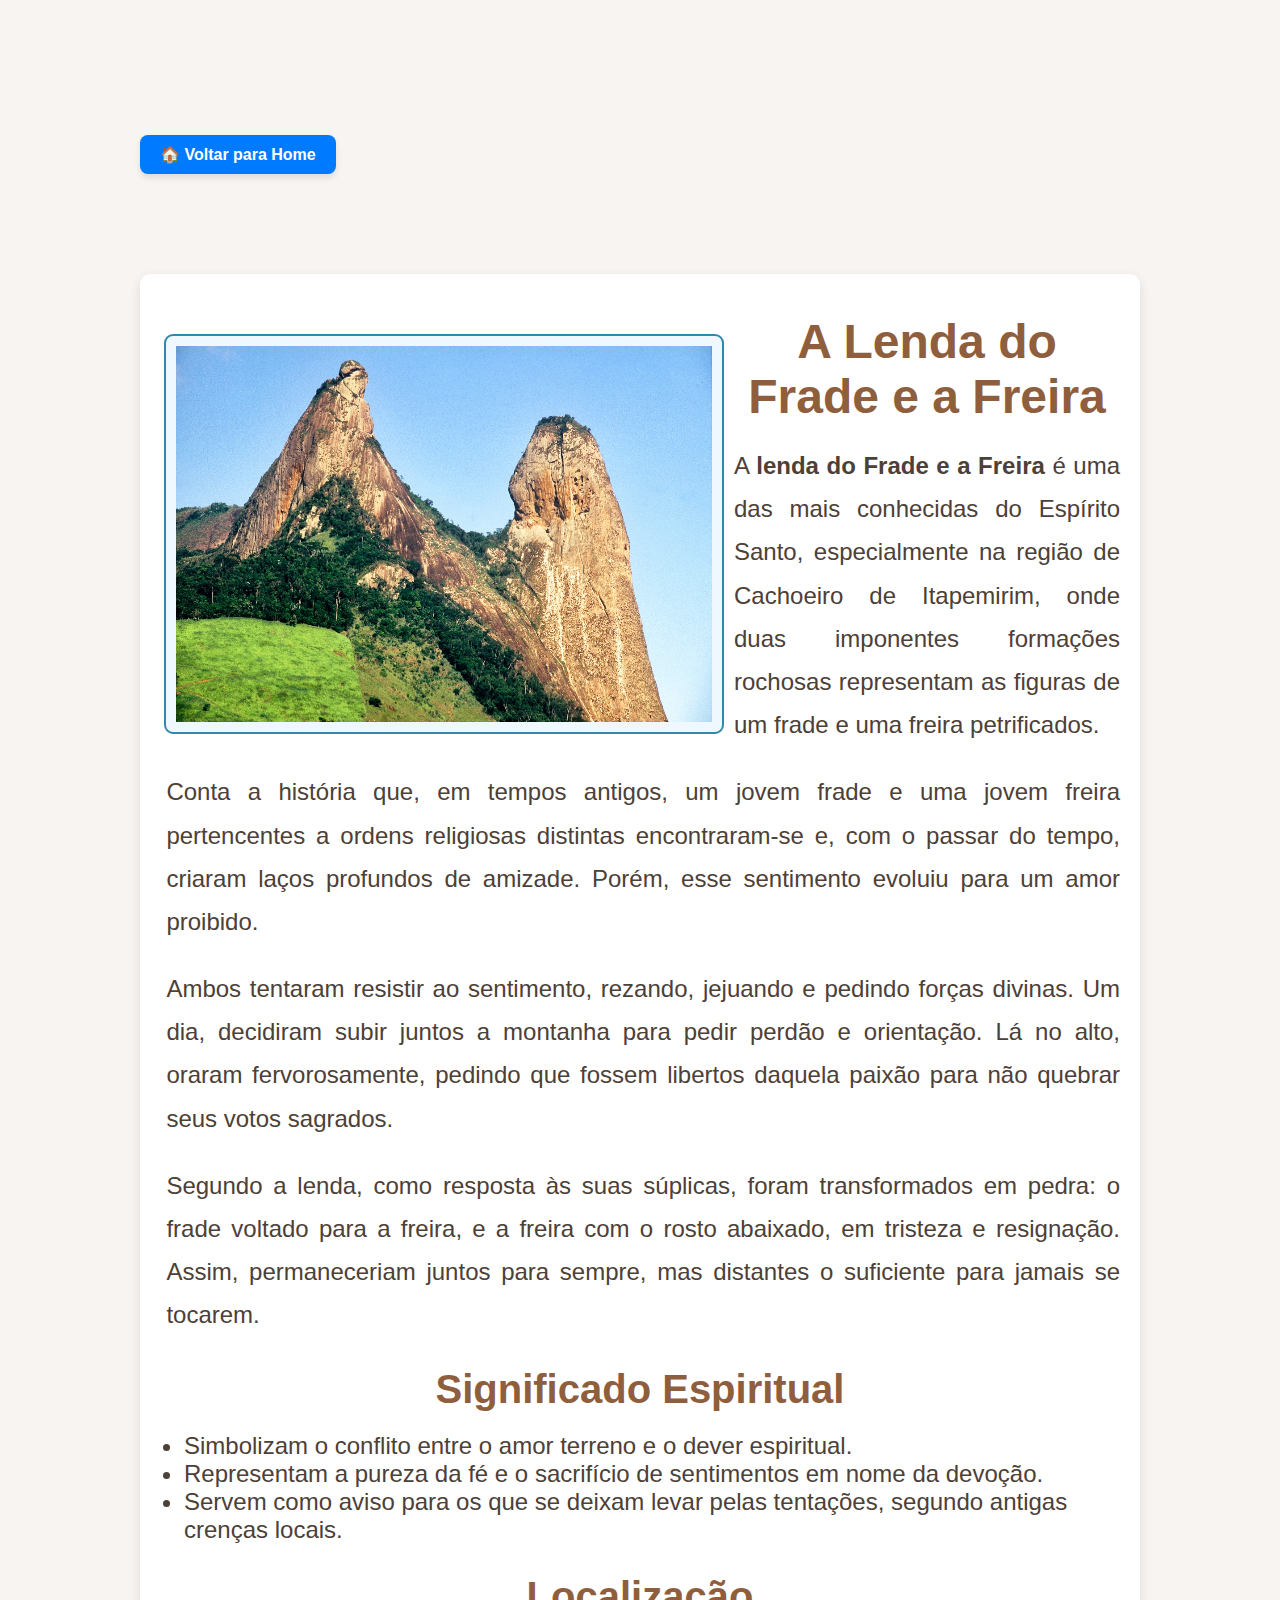
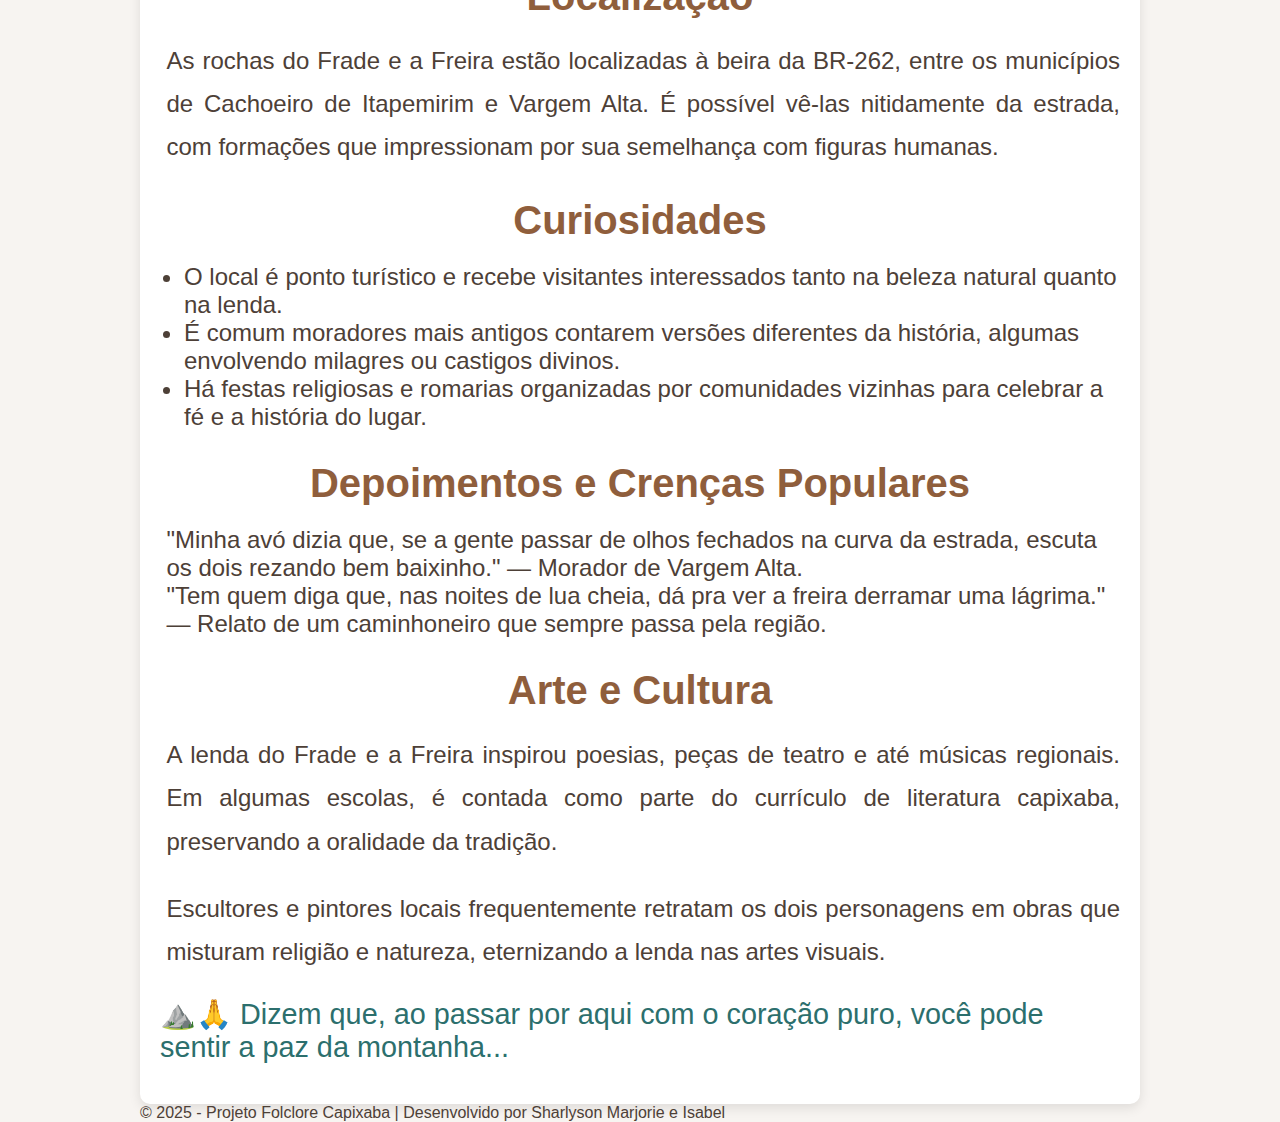
<file: Fradeeafreira.html>
<!DOCTYPE html>
<html lang="pt-br">
<head>
    <meta charset="UTF-8">
    <meta name="viewport" content="width=device-width, initial-scale=1.0"> 
    <link rel="stylesheet" href="Contoselendas.css">
    <link href="https://fonts.googleapis.com/css2?family=Sofadi+One&display=swap" rel="stylesheet">
    <link rel="stylesheet" href="style.css">
    <link href="https://fonts.googleapis.com/css?family=Lato" rel="stylesheet">

    <title>lenda do Frade e da Freira</title>
</head>
<body>
    <p><a href="index.html" class="home-link">🏠 Voltar para Home</a></p>
    
    
    
        
        <div class="Fradefreira"><img src="imagens/Frade-e-a-freira.png" alt="O frade e a Freira"></div>

    <main class="quemsomos">
        
        <h1>A Lenda do Frade e a Freira</h1>
    
        <p>A <strong>lenda do Frade e a Freira</strong> é uma das mais conhecidas do Espírito Santo, especialmente na região de Cachoeiro de Itapemirim, onde duas imponentes formações rochosas representam as figuras de um frade e uma freira petrificados.</p>
    
        <p>Conta a história que, em tempos antigos, um jovem frade e uma jovem freira pertencentes a ordens religiosas distintas encontraram-se e, com o passar do tempo, criaram laços profundos de amizade. Porém, esse sentimento evoluiu para um amor proibido.</p>
    
        <p>Ambos tentaram resistir ao sentimento, rezando, jejuando e pedindo forças divinas. Um dia, decidiram subir juntos a montanha para pedir perdão e orientação. Lá no alto, oraram fervorosamente, pedindo que fossem libertos daquela paixão para não quebrar seus votos sagrados.</p>
    
        <p>Segundo a lenda, como resposta às suas súplicas, foram transformados em pedra: o frade voltado para a freira, e a freira com o rosto abaixado, em tristeza e resignação. Assim, permaneceriam juntos para sempre, mas distantes o suficiente para jamais se tocarem.</p>
    
        <h2>Significado Espiritual</h2>
        <ul>
            <li>Simbolizam o conflito entre o amor terreno e o dever espiritual.</li>
            <li>Representam a pureza da fé e o sacrifício de sentimentos em nome da devoção.</li>
            <li>Servem como aviso para os que se deixam levar pelas tentações, segundo antigas crenças locais.</li>
        </ul>
    
        <h2>Localização</h2>
        <p>As rochas do Frade e a Freira estão localizadas à beira da BR-262, entre os municípios de Cachoeiro de Itapemirim e Vargem Alta. É possível vê-las nitidamente da estrada, com formações que impressionam por sua semelhança com figuras humanas.</p>
    
        <h2>Curiosidades</h2>
        <ul>
            <li>O local é ponto turístico e recebe visitantes interessados tanto na beleza natural quanto na lenda.</li>
            <li>É comum moradores mais antigos contarem versões diferentes da história, algumas envolvendo milagres ou castigos divinos.</li>
            <li>Há festas religiosas e romarias organizadas por comunidades vizinhas para celebrar a fé e a história do lugar.</li>
        </ul>
    
        <h2>Depoimentos e Crenças Populares</h2>
        <blockquote>
            "Minha avó dizia que, se a gente passar de olhos fechados na curva da estrada, escuta os dois rezando bem baixinho." — Morador de Vargem Alta.
        </blockquote>
    
        <blockquote>
            "Tem quem diga que, nas noites de lua cheia, dá pra ver a freira derramar uma lágrima." — Relato de um caminhoneiro que sempre passa pela região.
        </blockquote>
    
        <h2>Arte e Cultura</h2>
        <p>
            A lenda do Frade e a Freira inspirou poesias, peças de teatro e até músicas regionais. Em algumas escolas, é contada como parte do currículo de literatura capixaba, preservando a oralidade da tradição.
        </p>
    
        <p>
            Escultores e pintores locais frequentemente retratam os dois personagens em obras que misturam religião e natureza, eternizando a lenda nas artes visuais.
        </p>
    
        <div class="effect-text">
            ⛰️🙏 Dizem que, ao passar por aqui com o coração puro, você pode sentir a paz da montanha...
        </div>
    </main>
    <footer>
        <p>© 2025 - Projeto Folclore Capixaba | Desenvolvido por Sharlyson Marjorie e Isabel</p>
    </footer>
</file>
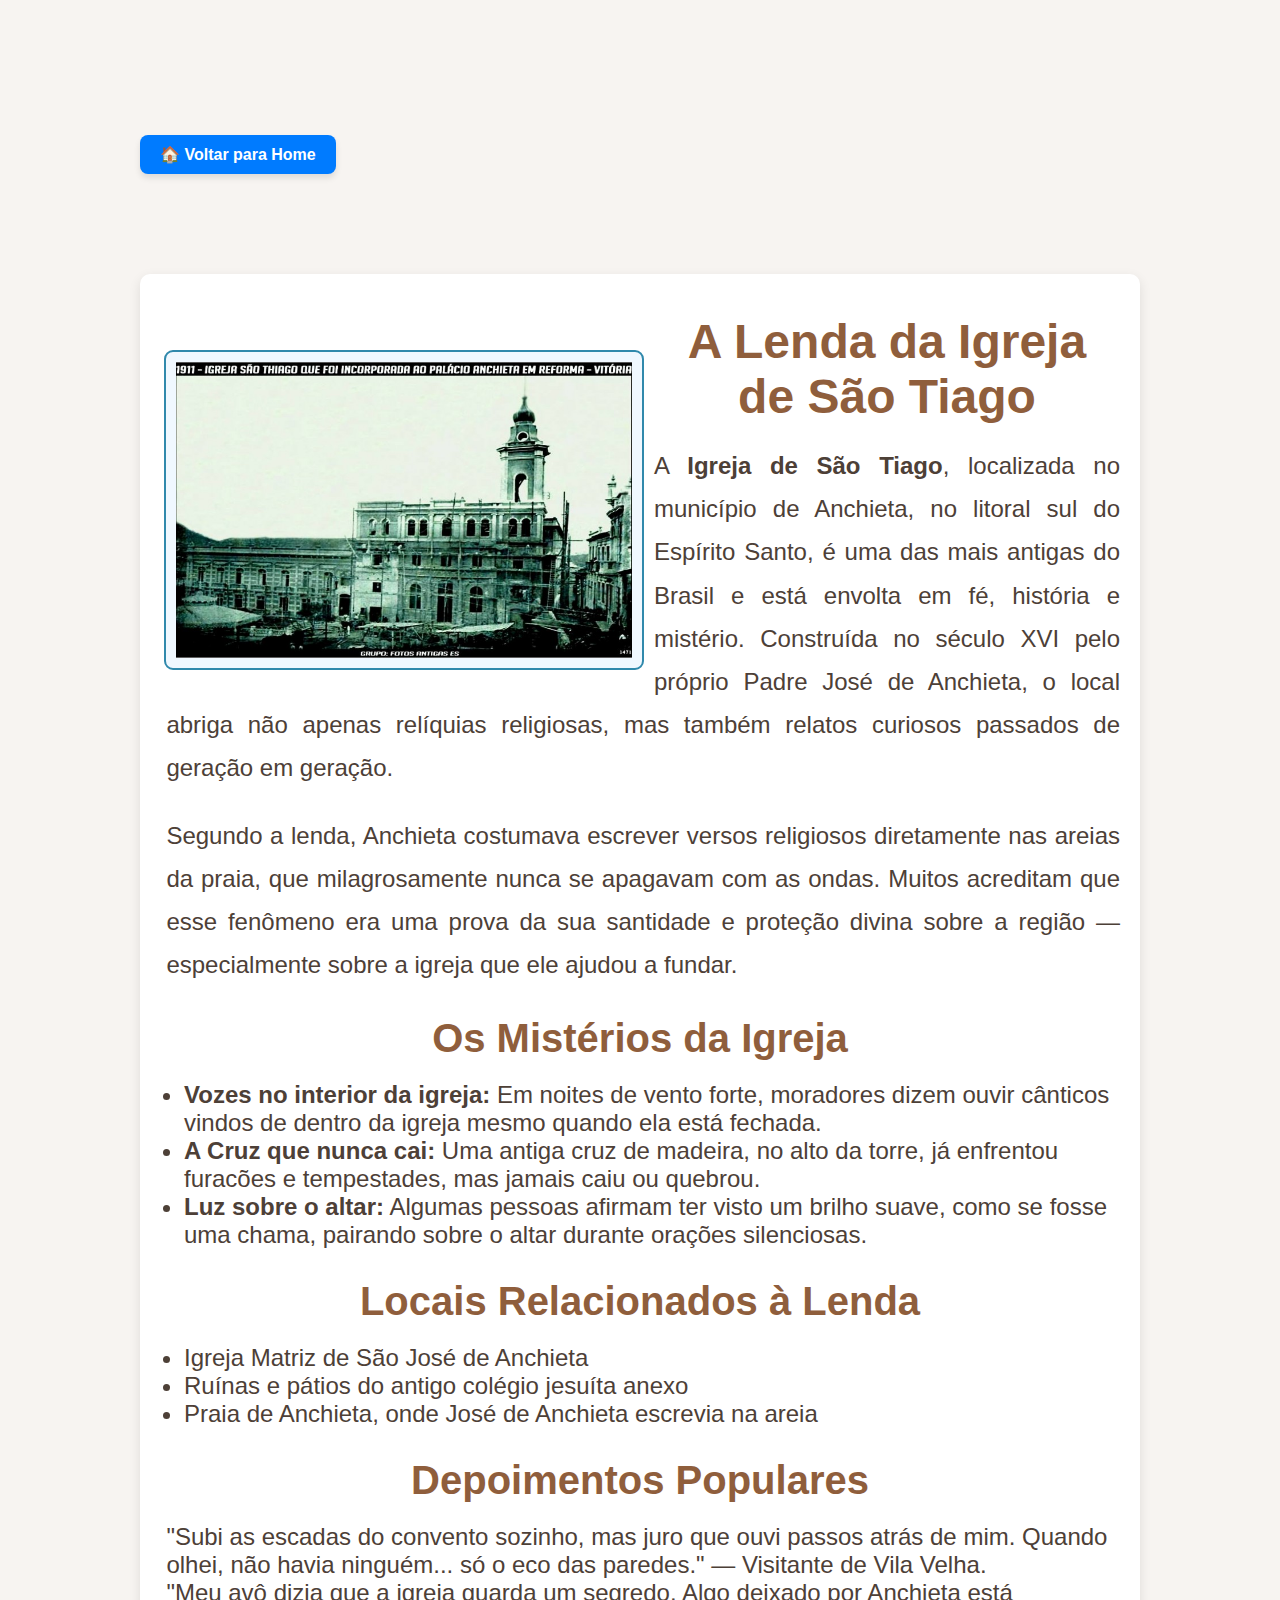
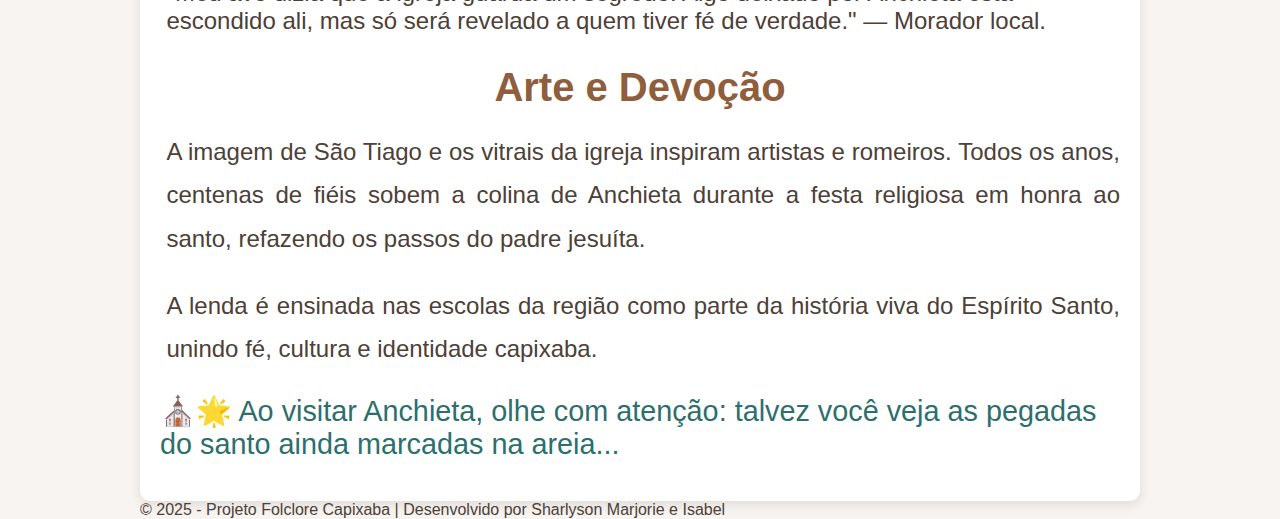
<file: Igrajasãotiago.html>
<!DOCTYPE html>
<html lang="pt-br">
<head>
    <meta charset="UTF-8">
    <meta name="viewport" content="width=device-width, initial-scale=1.0"> 
    <link rel="stylesheet" href="Contoselendas.css">
    <link rel="stylesheet" href="style.css">
    <link href="https://fonts.googleapis.com/css2?family=Sofadi+One&display=swap" rel="stylesheet">

    <link href="https://fonts.googleapis.com/css?family=Lato" rel="stylesheet">

    <title>QUEM SOMOS PETSHOP</title>
</head>
<body>
    <p><a href="index.html" class="home-link">🏠 Voltar para Home</a></p>
    
    <div class="Stiago"><img src="imagens/Igreja-de-são-Tiago.png" alt="Igreja de são Tiago"></div>

    <main class="quemsomos">
        
    
        <h1>A Lenda da Igreja de São Tiago</h1>
    
        <p>A <strong>Igreja de São Tiago</strong>, localizada no município de Anchieta, no litoral sul do Espírito Santo, é uma das mais antigas do Brasil e está envolta em fé, história e mistério. Construída no século XVI pelo próprio Padre José de Anchieta, o local abriga não apenas relíquias religiosas, mas também relatos curiosos passados de geração em geração.</p>
    
        <p>Segundo a lenda, Anchieta costumava escrever versos religiosos diretamente nas areias da praia, que milagrosamente nunca se apagavam com as ondas. Muitos acreditam que esse fenômeno era uma prova da sua santidade e proteção divina sobre a região — especialmente sobre a igreja que ele ajudou a fundar.</p>
    
        <h2>Os Mistérios da Igreja</h2>
        <ul>
            <li><strong>Vozes no interior da igreja:</strong> Em noites de vento forte, moradores dizem ouvir cânticos vindos de dentro da igreja mesmo quando ela está fechada.</li>
            <li><strong>A Cruz que nunca cai:</strong> Uma antiga cruz de madeira, no alto da torre, já enfrentou furacões e tempestades, mas jamais caiu ou quebrou.</li>
            <li><strong>Luz sobre o altar:</strong> Algumas pessoas afirmam ter visto um brilho suave, como se fosse uma chama, pairando sobre o altar durante orações silenciosas.</li>
        </ul>
    
        <h2>Locais Relacionados à Lenda</h2>
        <ul>
            <li>Igreja Matriz de São José de Anchieta</li>
            <li>Ruínas e pátios do antigo colégio jesuíta anexo</li>
            <li>Praia de Anchieta, onde José de Anchieta escrevia na areia</li>
        </ul>
    
        <h2>Depoimentos Populares</h2>
        <blockquote>
            "Subi as escadas do convento sozinho, mas juro que ouvi passos atrás de mim. Quando olhei, não havia ninguém... só o eco das paredes." — Visitante de Vila Velha.
        </blockquote>
    
        <blockquote>
            "Meu avô dizia que a igreja guarda um segredo. Algo deixado por Anchieta está escondido ali, mas só será revelado a quem tiver fé de verdade." — Morador local.
        </blockquote>
    
        <h2>Arte e Devoção</h2>
        <p>
            A imagem de São Tiago e os vitrais da igreja inspiram artistas e romeiros. Todos os anos, centenas de fiéis sobem a colina de Anchieta durante a festa religiosa em honra ao santo, refazendo os passos do padre jesuíta.
        </p>
    
        <p>
            A lenda é ensinada nas escolas da região como parte da história viva do Espírito Santo, unindo fé, cultura e identidade capixaba.
        </p>
    
        <div class="effect-text">
            ⛪🌟 Ao visitar Anchieta, olhe com atenção: talvez você veja as pegadas do santo ainda marcadas na areia...
        </div>

      
    </main>
    <footer>
        <p>© 2025 - Projeto Folclore Capixaba | Desenvolvido por Sharlyson Marjorie e Isabel</p>
    </footer>
</file>
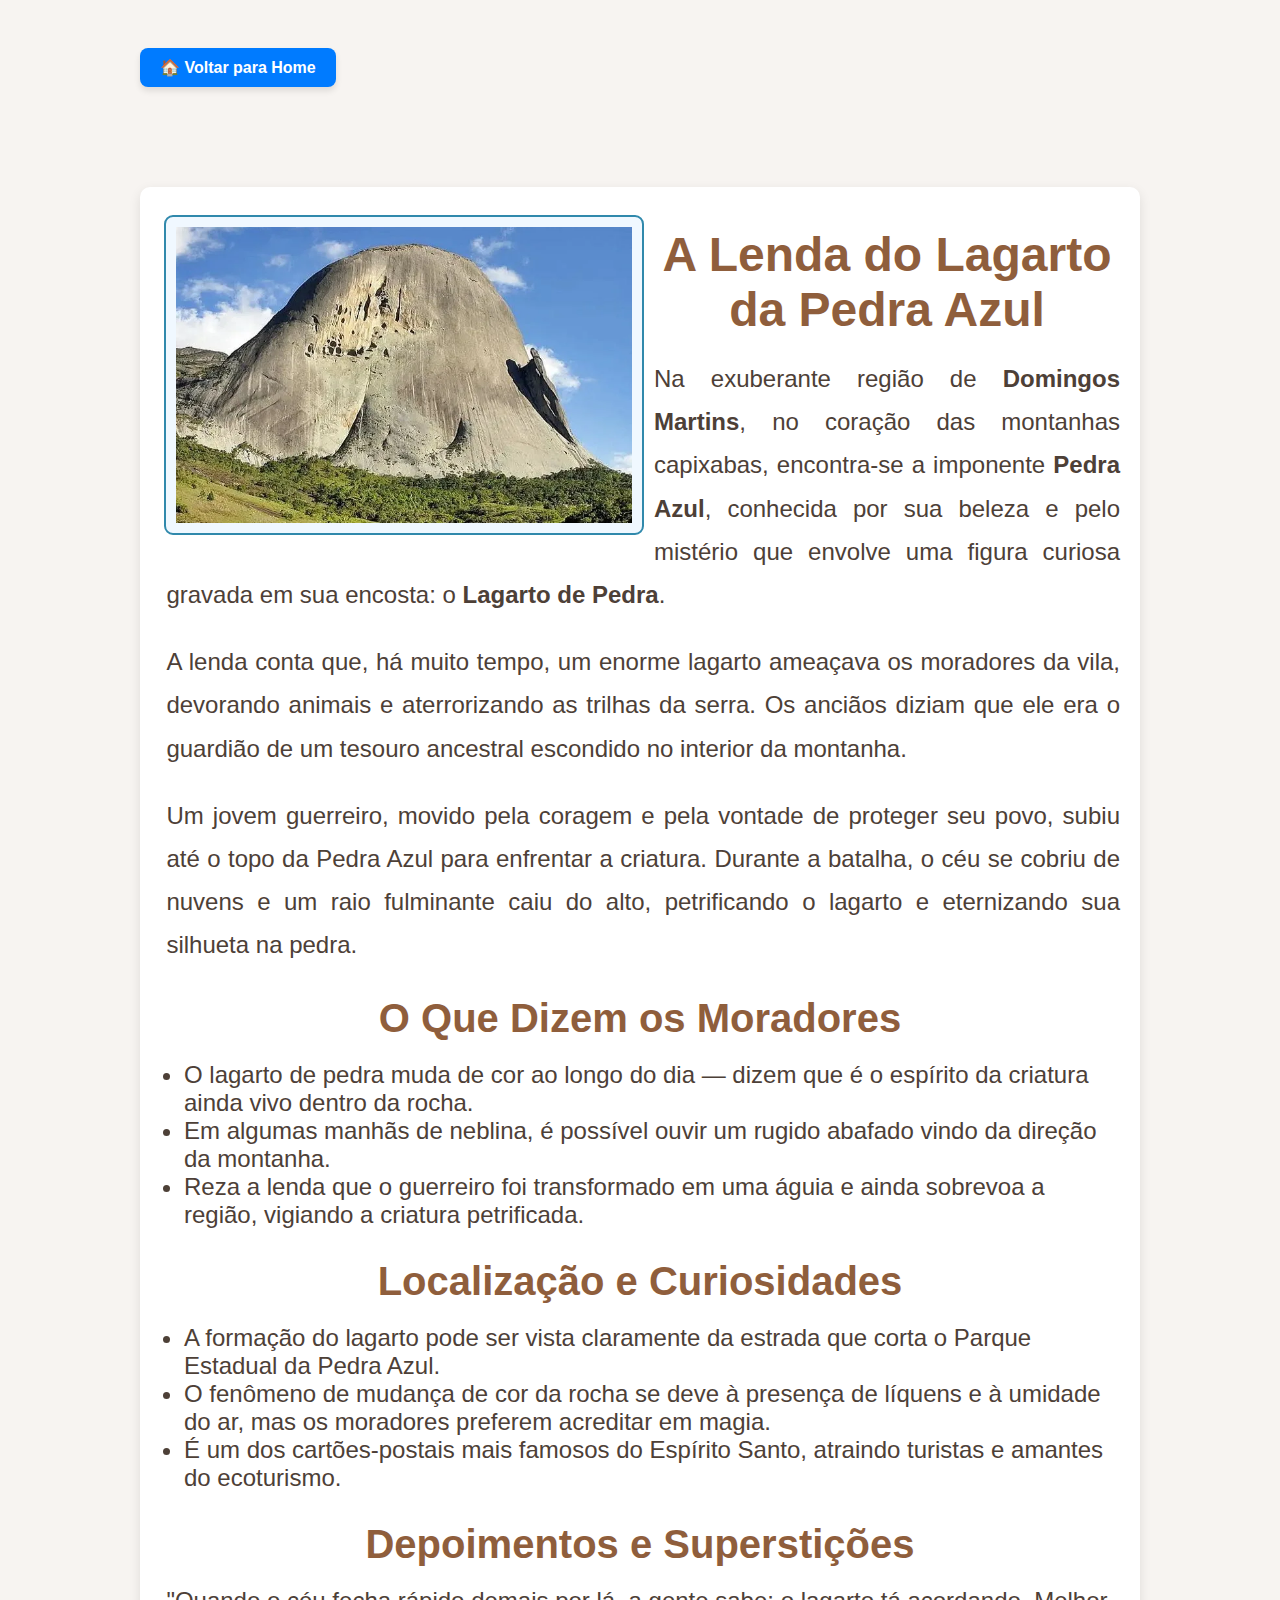
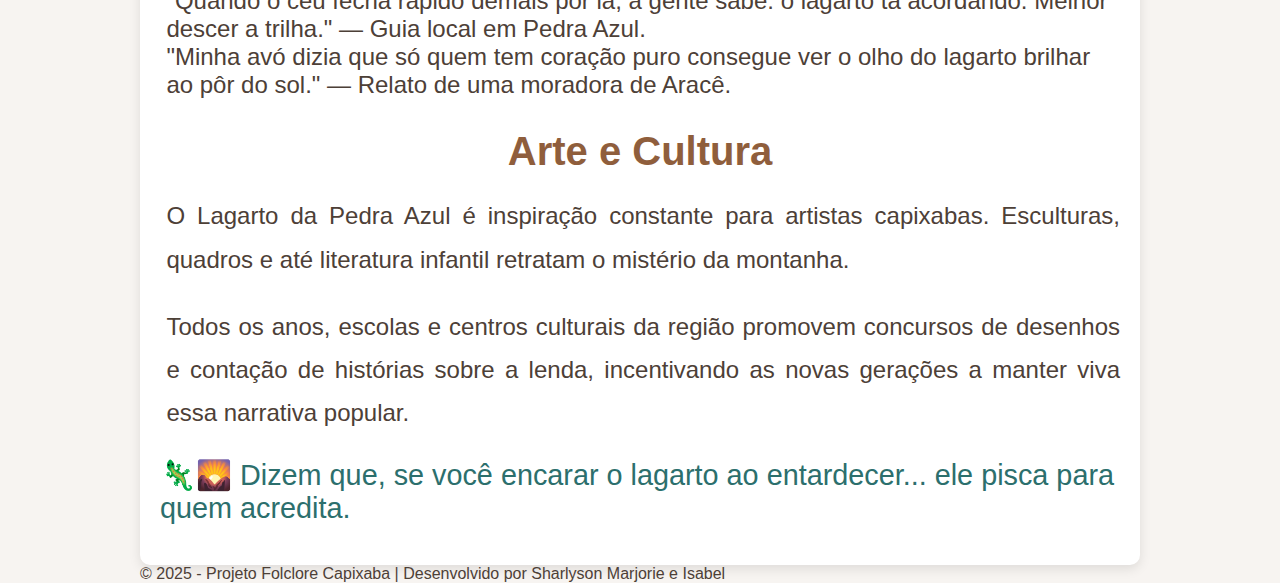
<file: lagartopedraazul.html>
<!DOCTYPE html>
<html lang="pt-br">
<head>
  <meta charset="UTF-8">
  <meta name="viewport" content="width=device-width, initial-scale=1.0"> 
  <title>Lagarto da Pedra Azul - Folclore Capixaba</title>
  <link rel="stylesheet" href="style.css">
  <link rel="stylesheet" href="Contoselendas.css">
  <link href="https://fonts.googleapis.com/css2?family=Sofadi+One&display=swap" rel="stylesheet">
  <link href="https://fonts.googleapis.com/css?family=Lato" rel="stylesheet">
</head>
<body>

  
    </nav>
  </header>

  <p><a href="index.html" class="home-link">🏠 Voltar para Home</a></p>
    
        <div class="lagartoazul"><img src="imagens/Lagarto-da-pedra-azul.png" alt="Lagarto da pedra azul"></div>

        <main class="quemsomos">

            <h1>A Lenda do Lagarto da Pedra Azul</h1>

            <p>Na exuberante região de <strong>Domingos Martins</strong>, no coração das montanhas capixabas, encontra-se a imponente <strong>Pedra Azul</strong>, conhecida por sua beleza e pelo mistério que envolve uma figura curiosa gravada em sua encosta: o <strong>Lagarto de Pedra</strong>.</p>

            <p>A lenda conta que, há muito tempo, um enorme lagarto ameaçava os moradores da vila, devorando animais e aterrorizando as trilhas da serra. Os anciãos diziam que ele era o guardião de um tesouro ancestral escondido no interior da montanha.</p>

            <p>Um jovem guerreiro, movido pela coragem e pela vontade de proteger seu povo, subiu até o topo da Pedra Azul para enfrentar a criatura. Durante a batalha, o céu se cobriu de nuvens e um raio fulminante caiu do alto, petrificando o lagarto e eternizando sua silhueta na pedra.</p>

            <h2>O Que Dizem os Moradores</h2>
            <ul>
                <li>O lagarto de pedra muda de cor ao longo do dia — dizem que é o espírito da criatura ainda vivo dentro da rocha.</li>
                <li>Em algumas manhãs de neblina, é possível ouvir um rugido abafado vindo da direção da montanha.</li>
                <li>Reza a lenda que o guerreiro foi transformado em uma águia e ainda sobrevoa a região, vigiando a criatura petrificada.</li>
            </ul>

            <h2>Localização e Curiosidades</h2>
            <ul>
                <li>A formação do lagarto pode ser vista claramente da estrada que corta o Parque Estadual da Pedra Azul.</li>
                <li>O fenômeno de mudança de cor da rocha se deve à presença de líquens e à umidade do ar, mas os moradores preferem acreditar em magia.</li>
                <li>É um dos cartões-postais mais famosos do Espírito Santo, atraindo turistas e amantes do ecoturismo.</li>
            </ul>

            <h2>Depoimentos e Superstições</h2>
            <blockquote>
                "Quando o céu fecha rápido demais por lá, a gente sabe: o lagarto tá acordando. Melhor descer a trilha." — Guia local em Pedra Azul.
            </blockquote>

            <blockquote>
                "Minha avó dizia que só quem tem coração puro consegue ver o olho do lagarto brilhar ao pôr do sol." — Relato de uma moradora de Aracê.
            </blockquote>

            <h2>Arte e Cultura</h2>
            <p>
                O Lagarto da Pedra Azul é inspiração constante para artistas capixabas. Esculturas, quadros e até literatura infantil retratam o mistério da montanha.
            </p>

            <p>
                Todos os anos, escolas e centros culturais da região promovem concursos de desenhos e contação de histórias sobre a lenda, incentivando as novas gerações a manter viva essa narrativa popular.
            </p>

            <div class="effect-text">
                🦎🌄 Dizem que, se você encarar o lagarto ao entardecer... ele pisca para quem acredita.
            </div>
        </main>
    
  </footer>
    <footer>
        <p>© 2025 - Projeto Folclore Capixaba | Desenvolvido por Sharlyson Marjorie e Isabel</p>
    </footer>
</body>
</html>
</file>
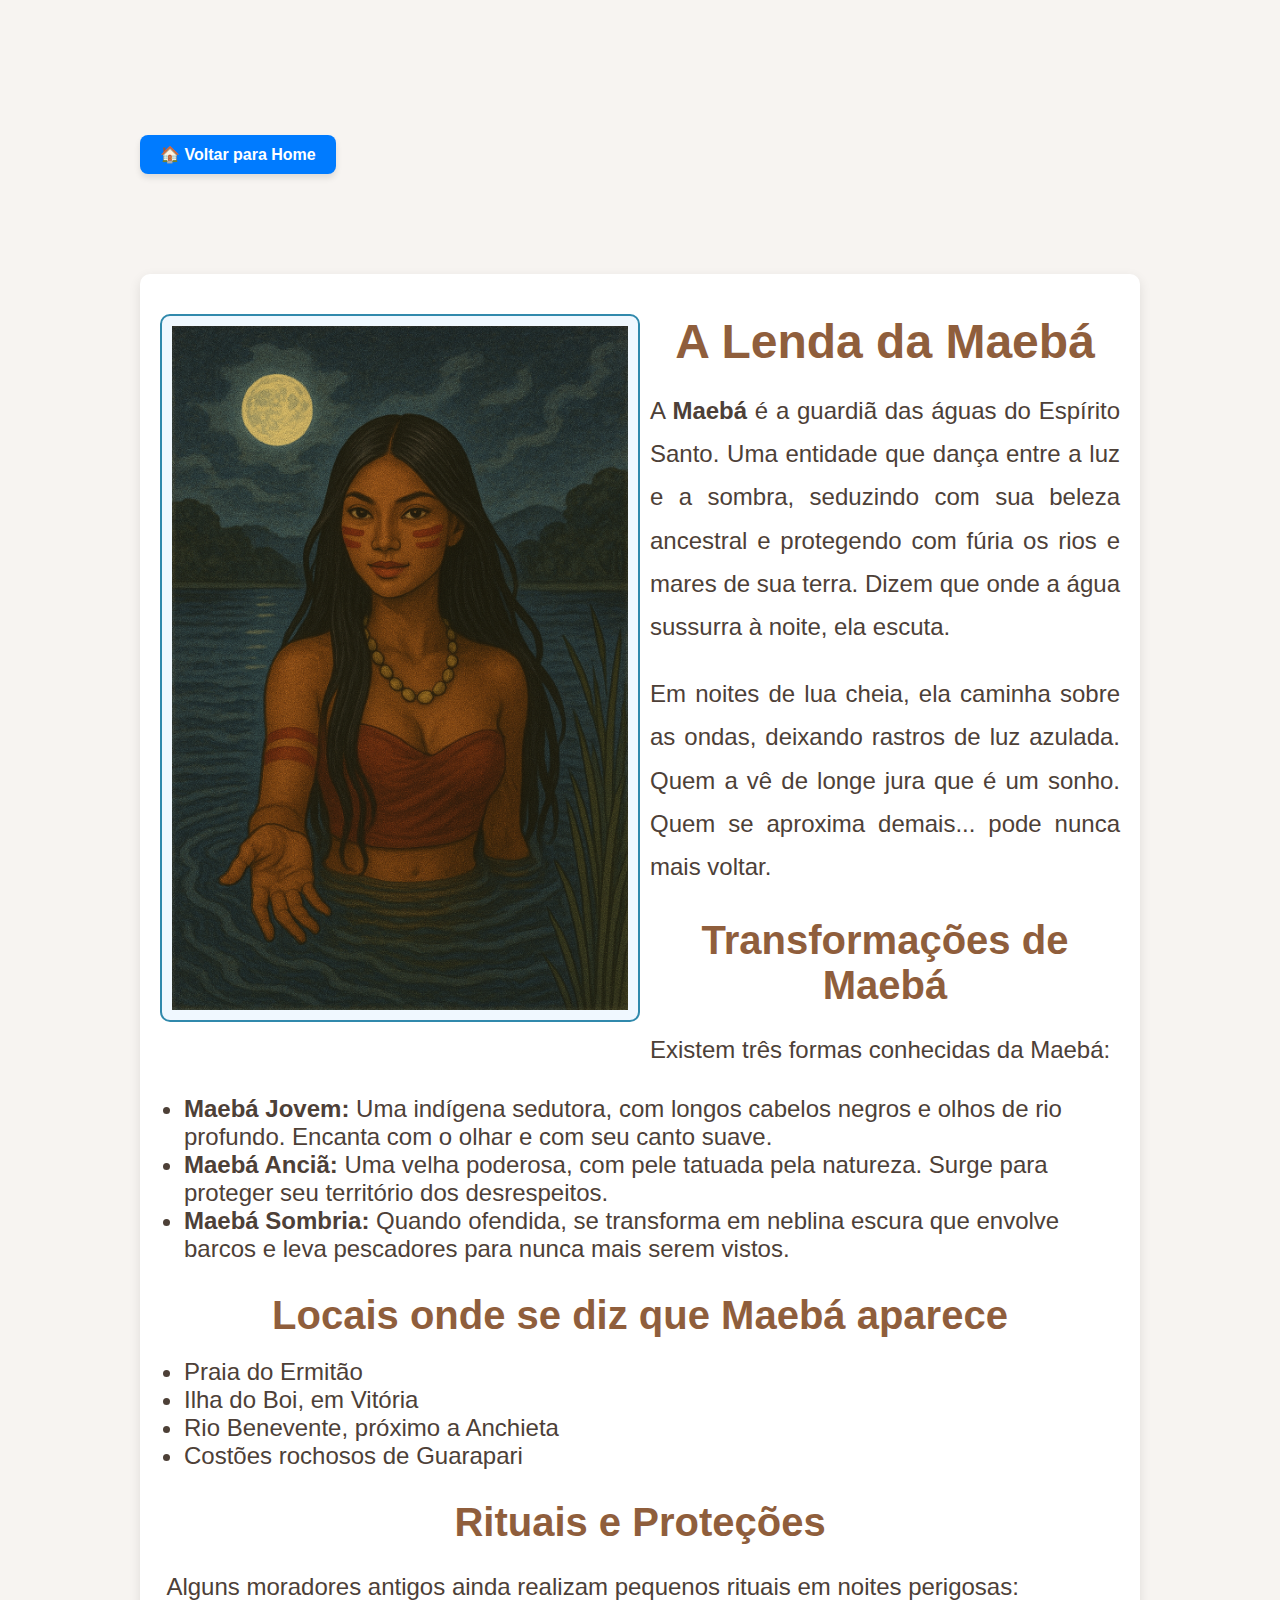
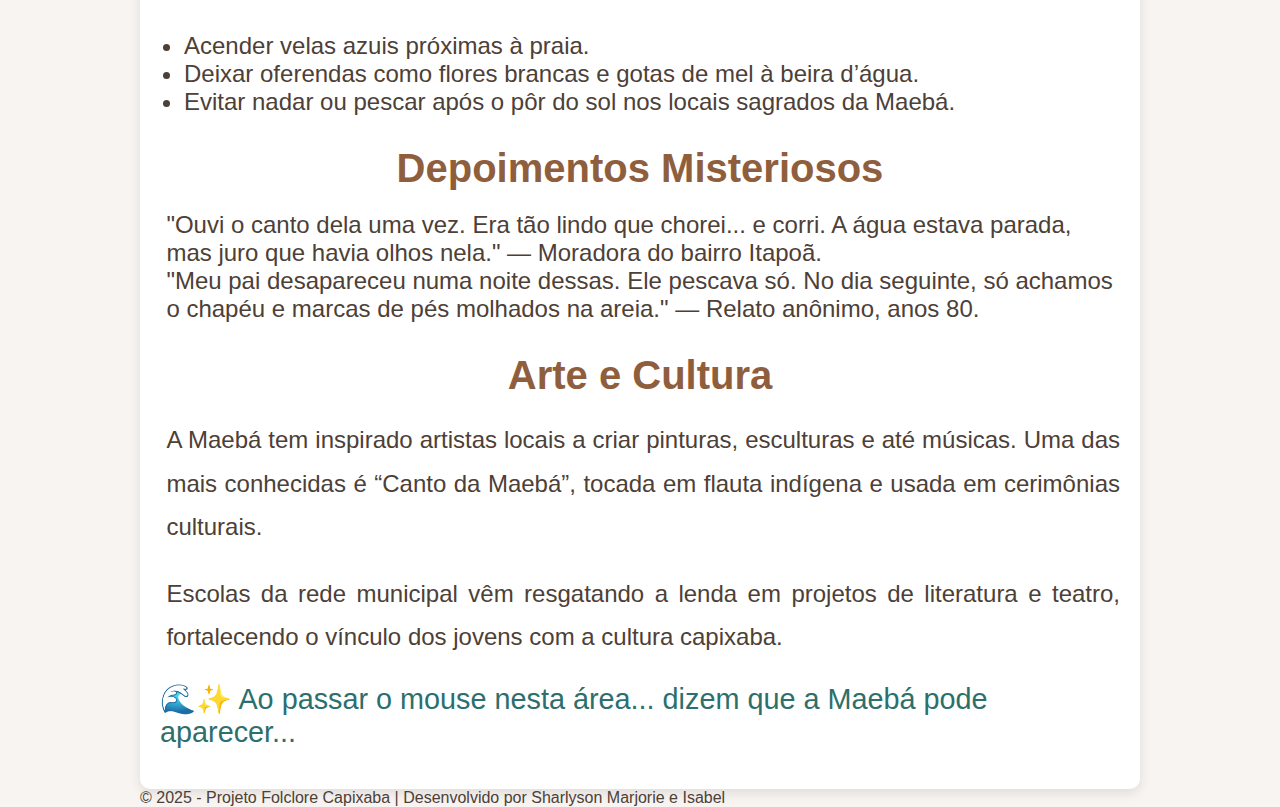
<file: maeba.html>
<!DOCTYPE html>
<html lang="pt-br">
<head>
    <meta charset="UTF-8">
    <meta name="viewport" content="width=device-width, initial-scale=1.0"> 
    <link rel="stylesheet" href="Contoselendas.css">
    <link rel="stylesheet" href="style.css">
    <link href="https://fonts.googleapis.com/css2?family=Sofadi+One&display=swap" rel="stylesheet">
    <link href="https://fonts.googleapis.com/css?family=Lato" rel="stylesheet">
    <title>Lenda da Maebá - Espírito Santo</title>
</head>

<body>
    <header>
        <p><a href="index.html" class="home-link">🏠 Voltar para Home</a></p>
    </header>

    <main class="quemsomos">
       <div imagem-maeba class="imagem-maeba"> <img class="imagem-maeba" src="Imagens/MAEBÁ.png" alt="Ilustração da Maebá - Espírito Santo"></div>

        <h1>A Lenda da Maebá</h1>

        <p>A <strong>Maebá</strong> é a guardiã das águas do Espírito Santo. Uma entidade que dança entre a luz e a sombra, seduzindo com sua beleza ancestral e protegendo com fúria os rios e mares de sua terra. Dizem que onde a água sussurra à noite, ela escuta.</p>

        <p>Em noites de lua cheia, ela caminha sobre as ondas, deixando rastros de luz azulada. Quem a vê de longe jura que é um sonho. Quem se aproxima demais... pode nunca mais voltar.</p>

        <h2>Transformações de Maebá</h2>
        <p>Existem três formas conhecidas da Maebá:</p>
        <ul>
            <li><strong>Maebá Jovem:</strong> Uma indígena sedutora, com longos cabelos negros e olhos de rio profundo. Encanta com o olhar e com seu canto suave.</li>
            <li><strong>Maebá Anciã:</strong> Uma velha poderosa, com pele tatuada pela natureza. Surge para proteger seu território dos desrespeitos.</li>
            <li><strong>Maebá Sombria:</strong> Quando ofendida, se transforma em neblina escura que envolve barcos e leva pescadores para nunca mais serem vistos.</li>
        </ul>

        <h2>Locais onde se diz que Maebá aparece</h2>
        <ul>
            <li>Praia do Ermitão</li>
            <li>Ilha do Boi, em Vitória</li>
            <li>Rio Benevente, próximo a Anchieta</li>
            <li>Costões rochosos de Guarapari</li>
        </ul>

        <h2>Rituais e Proteções</h2>
        <p>Alguns moradores antigos ainda realizam pequenos rituais em noites perigosas:</p>
        <ul>
            <li>Acender velas azuis próximas à praia.</li>
            <li>Deixar oferendas como flores brancas e gotas de mel à beira d’água.</li>
            <li>Evitar nadar ou pescar após o pôr do sol nos locais sagrados da Maebá.</li>
        </ul>

        <h2>Depoimentos Misteriosos</h2>
        <blockquote>
            "Ouvi o canto dela uma vez. Era tão lindo que chorei... e corri. A água estava parada, mas juro que havia olhos nela." — Moradora do bairro Itapoã.
        </blockquote>

        <blockquote>
            "Meu pai desapareceu numa noite dessas. Ele pescava só. No dia seguinte, só achamos o chapéu e marcas de pés molhados na areia." — Relato anônimo, anos 80.
        </blockquote>

        <h2>Arte e Cultura</h2>
        <p>
            A Maebá tem inspirado artistas locais a criar pinturas, esculturas e até músicas. Uma das mais conhecidas é “Canto da Maebá”, tocada em flauta indígena e usada em cerimônias culturais.
        </p>

        <p>
            Escolas da rede municipal vêm resgatando a lenda em projetos de literatura e teatro, fortalecendo o vínculo dos jovens com a cultura capixaba.
        </p>

        <div class="effect-text">
            🌊✨ Ao passar o mouse nesta área... dizem que a Maebá pode aparecer...
        </div>
    </main>

    <footer>
        <p>© 2025 - Projeto Folclore Capixaba | Desenvolvido por Sharlyson Marjorie e Isabel</p>
    </footer>
</body>
</html>
</file>
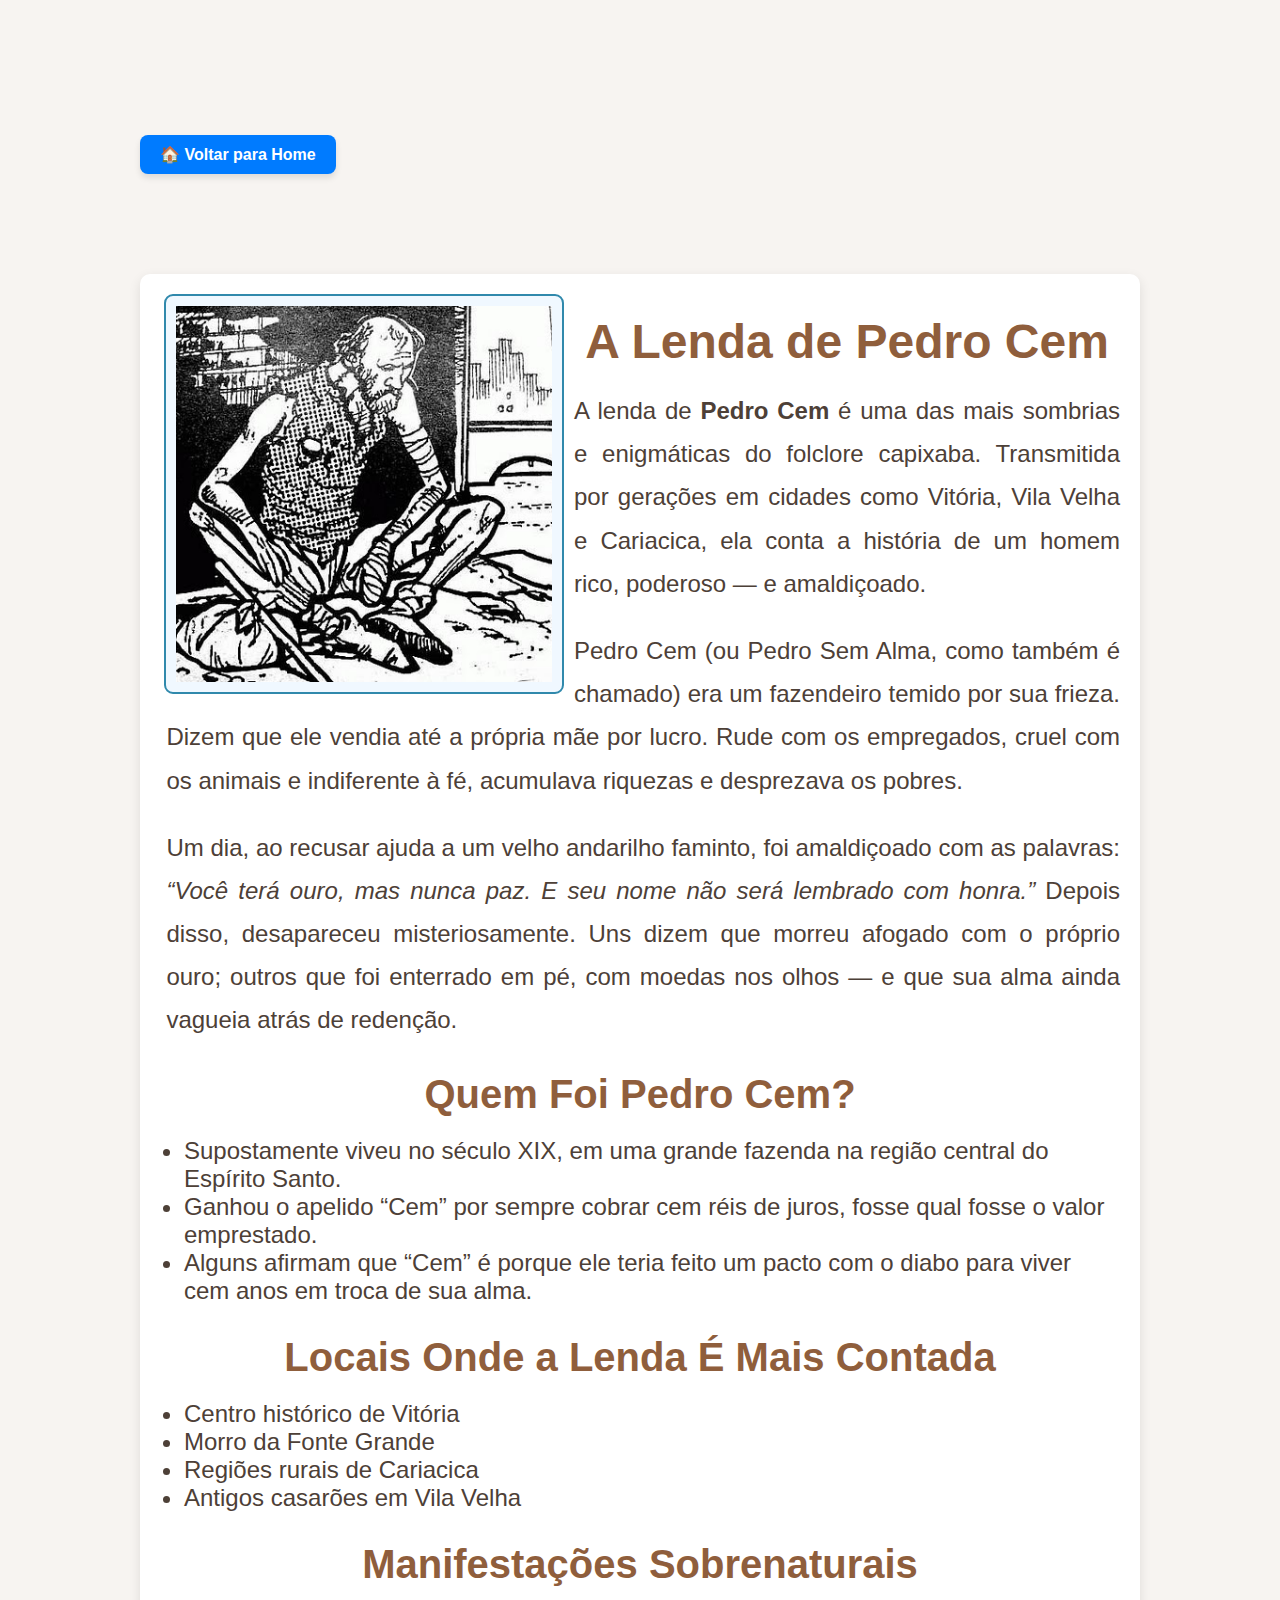
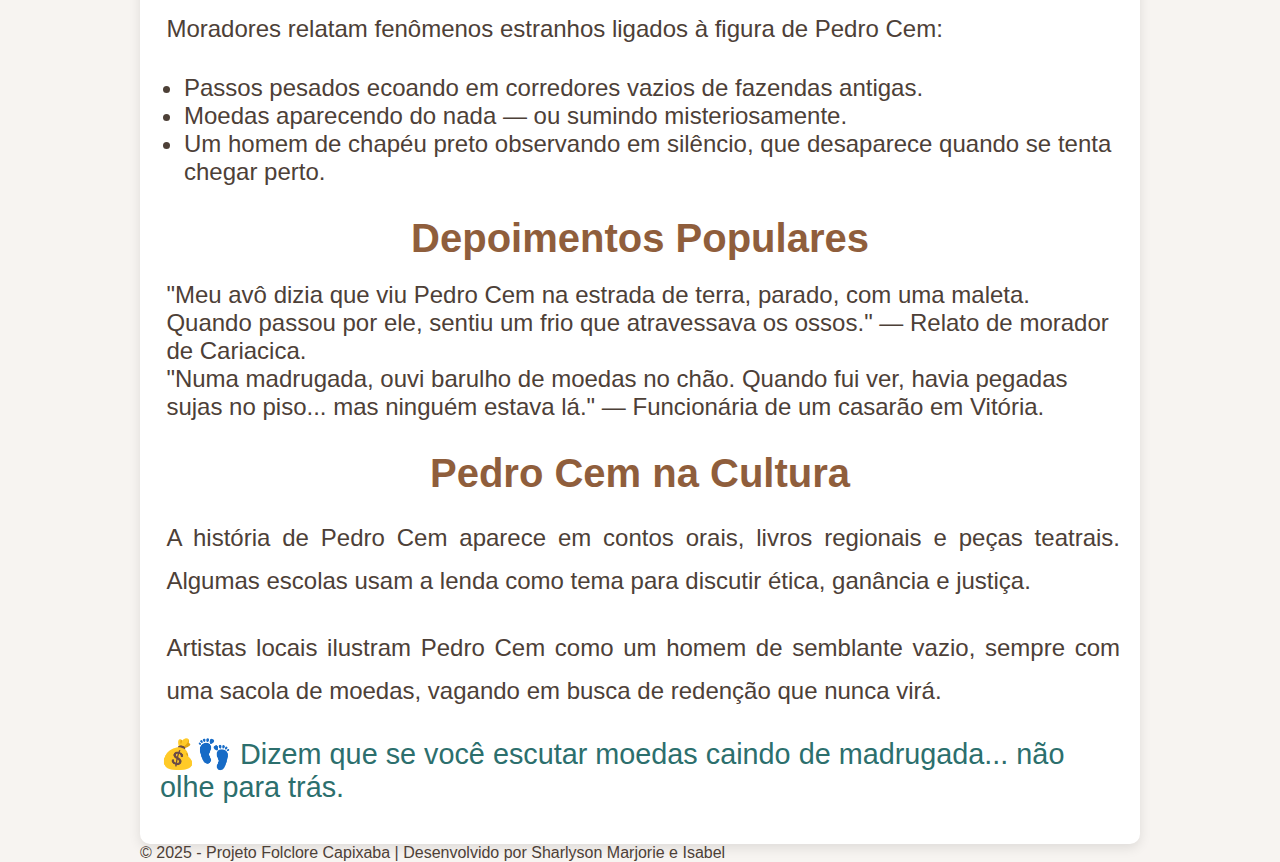
<file: PedroCem.html>
<!DOCTYPE html>
<html lang="pt-br">
<head>
    <meta charset="UTF-8">
    <meta name="viewport" content="width=device-width, initial-scale=1.0"> 
    <link rel="stylesheet" href="Contoselendas.css">
    <link rel="stylesheet" href="style.css">
  
    <link href="https://fonts.googleapis.com/css2?family=Sofadi+One&display=swap" rel="stylesheet">

    <link href="https://fonts.googleapis.com/css?family=Lato" rel="stylesheet">

    <title>pedro cem</title>
</head>
<body>
    <p><a href="index.html" class="home-link">🏠 Voltar para Home</a></p>
    
    <div class="pedrocem"><img src="imagens/pedro-cem.png" alt="Pedro cem"></div>

    <main class="quemsomos">
        
    
        <h1>A Lenda de Pedro Cem</h1>
    
        <p>A lenda de <strong>Pedro Cem</strong> é uma das mais sombrias e enigmáticas do folclore capixaba. Transmitida por gerações em cidades como Vitória, Vila Velha e Cariacica, ela conta a história de um homem rico, poderoso — e amaldiçoado.</p>
    
        <p>Pedro Cem (ou Pedro Sem Alma, como também é chamado) era um fazendeiro temido por sua frieza. Dizem que ele vendia até a própria mãe por lucro. Rude com os empregados, cruel com os animais e indiferente à fé, acumulava riquezas e desprezava os pobres.</p>
    
        <p>Um dia, ao recusar ajuda a um velho andarilho faminto, foi amaldiçoado com as palavras: <em>“Você terá ouro, mas nunca paz. E seu nome não será lembrado com honra.”</em> Depois disso, desapareceu misteriosamente. Uns dizem que morreu afogado com o próprio ouro; outros que foi enterrado em pé, com moedas nos olhos — e que sua alma ainda vagueia atrás de redenção.</p>
    
        <h2>Quem Foi Pedro Cem?</h2>
        <ul>
            <li>Supostamente viveu no século XIX, em uma grande fazenda na região central do Espírito Santo.</li>
            <li>Ganhou o apelido “Cem” por sempre cobrar cem réis de juros, fosse qual fosse o valor emprestado.</li>
            <li>Alguns afirmam que “Cem” é porque ele teria feito um pacto com o diabo para viver cem anos em troca de sua alma.</li>
        </ul>
    
        <h2>Locais Onde a Lenda É Mais Contada</h2>
        <ul>
            <li>Centro histórico de Vitória</li>
            <li>Morro da Fonte Grande</li>
            <li>Regiões rurais de Cariacica</li>
            <li>Antigos casarões em Vila Velha</li>
        </ul>
    
        <h2>Manifestações Sobrenaturais</h2>
        <p>Moradores relatam fenômenos estranhos ligados à figura de Pedro Cem:</p>
        <ul>
            <li>Passos pesados ecoando em corredores vazios de fazendas antigas.</li>
            <li>Moedas aparecendo do nada — ou sumindo misteriosamente.</li>
            <li>Um homem de chapéu preto observando em silêncio, que desaparece quando se tenta chegar perto.</li>
        </ul>
    
        <h2>Depoimentos Populares</h2>
        <blockquote>
            "Meu avô dizia que viu Pedro Cem na estrada de terra, parado, com uma maleta. Quando passou por ele, sentiu um frio que atravessava os ossos." — Relato de morador de Cariacica.
        </blockquote>
    
        <blockquote>
            "Numa madrugada, ouvi barulho de moedas no chão. Quando fui ver, havia pegadas sujas no piso... mas ninguém estava lá." — Funcionária de um casarão em Vitória.
        </blockquote>
    
        <h2>Pedro Cem na Cultura</h2>
        <p>
            A história de Pedro Cem aparece em contos orais, livros regionais e peças teatrais. Algumas escolas usam a lenda como tema para discutir ética, ganância e justiça.
        </p>
    
        <p>
            Artistas locais ilustram Pedro Cem como um homem de semblante vazio, sempre com uma sacola de moedas, vagando em busca de redenção que nunca virá.
        </p>
    
        <div class="effect-text">
            💰👣 Dizem que se você escutar moedas caindo de madrugada... não olhe para trás.
        </div>
        
    </main>
   <footer>
        <p>© 2025 - Projeto Folclore Capixaba | Desenvolvido por Sharlyson Marjorie e Isabel</p>
    </footer>
</file>
<file: Contoselendas.css>
/*ESTRUTURA*/
body{
    width: 1000px;
    margin-left: auto;
    margin-right: auto;
}
/*PAGINA QUEM SOMOS*/
    .quemsomos img{
        float: left; /*IMAGEM FLUTUANTE NA ESQUERDA*/
        margin: 0 10px 10px 0; 
        padding: 10px;
        border: rgb(48, 137, 172) solid 2px;
        background-color: aliceblue;
        border-radius: 9px;
    }

    .Fradefreira img{
        float: left; /*IMAGEM FLUTUANTE NA ESQUERDA*/
        margin: 0 10px 10px 0; 
        padding: 10px;
        border: rgb(48, 137, 172) solid 2px;
        background-color: aliceblue;
        border-radius: 9px;
        width: 35rem; /* Define a largura das imagens */
        height: 25rem;
        margin-top: 10rem;
        margin-left: 1.5rem;
    }

    .Stiago img{
        float: left; /*IMAGEM FLUTUANTE NA ESQUERDA*/
        margin: 0 10px 10px 0; 
        padding: 10px;
        border: rgb(48, 137, 172) solid 2px;
        background-color: aliceblue;
        border-radius: 9px;
        width: 30rem; /* Define a largura das imagens */
        height: 20rem;
        margin-top: 11rem;
        margin-left: 1.5rem;
    }
    .lagartoazul img{
        float: left; /*IMAGEM FLUTUANTE NA ESQUERDA*/
        margin: 0 10px 10px 0; 
        padding: 10px;
        border: rgb(48, 137, 172) solid 2px;
        background-color: aliceblue;
        border-radius: 9px;
        width: 30rem; /* Define a largura das imagens */
        height: 20rem;
        margin-top: 8rem;
        margin-left: 1.5rem;
    }
    .imagem-maeba img{
        float: left; /*IMAGEM FLUTUANTE NA ESQUERDA*/
        margin: 0 10px 10px 0; 
        padding: 10px;
        border: rgb(48, 137, 172) solid 2px;
        background-color: aliceblue;
        border-radius: 9px;
        width: 30rem; /* Define a largura das imagens */
        height: 20rem;
    }

    .imagem-penha img{
        float: left; /*IMAGEM FLUTUANTE NA ESQUERDA*/
        margin: 0 10px 10px 0; 
        padding: 10px;
        border: rgb(48, 137, 172) solid 2px;
        background-color: aliceblue;
        border-radius: 9px;
        width: 25rem; /* Define a largura das imagens */
        height: 35rem;
        margin-top: 7.5rem;
        margin-left: 1.5rem;
    }
    .pedrocem img{
        float: left; /*IMAGEM FLUTUANTE NA ESQUERDA*/
        margin: 0 10px 10px 0; 
        padding: 10px;
        border: rgb(48, 137, 172) solid 2px;
        background-color: aliceblue;
        border-radius: 9px;
        width: 25rem; /* Define a largura das imagens */
        height: 25rem;
        margin-top: 7.5rem;
        margin-left: 1.5rem;
    }

    .quemsomos ul li{
        margin-left: 1.5rem;
    }

    .quemsomos p{
        margin-left: 0.4rem;
    }

    .quemsomos blockquote{
        margin-left: 0.4rem;
    }



    /* Resetando os estilos padrões */
* {
    margin: 0;
    padding: 0;
    box-sizing: border-box;
}

/* Estilos gerais */
body {
    font-family: 'Arial', sans-serif;
    background-color: #f7f4f1; /* Cor clara para o fundo */
    color: #4d4037;
    padding-top: 3rem; /* Ajuste o valor conforme necessário para o tamanho do seu cabeçalho */
}

/* Cabeçalho fixo */
.header {
    position: fixed; /* Fixa o cabeçalho */
    top: 0; /* Coloca o cabeçalho no topo */
    left: 0; /* Alinha o cabeçalho à esquerda */
    width: 100%; /* Garante que o cabeçalho tenha a largura total */
    background-color: rgb(48, 137, 172); /* Cor de fundo do cabeçalho */
    color: #fff;
    padding: 15px 0;
    text-align: center;
    z-index: 1000; /* Garante que o cabeçalho fique acima de outros elementos */
}

.header h1 {
    font-family: 'Sofadi One', sans-serif;
    font-size: 2rem;
}

/* Navegação */
.nav ul {
    display: flex;
    justify-content: center;
    gap: 20px;
    margin-top: 10px;
    
}

.nav ul li {
    list-style-type: none;
    
}

.nav ul li a {
    text-decoration: none;
    color: #fff;
    font-weight: bold;
    text-transform: uppercase;
    padding: 10px 15px;
    border-radius: 5px;
    transition: background-color 0.3s;
   
}

.nav ul li a:hover {
    background-color: #f364125e; /* Cor laranja para o hover */
}

main {
    padding: 40px 20px;
    background-color: #fff; /* Fundo branco para as seções principais */
    border-radius: 10px;
    box-shadow: 0px 4px 12px rgba(0, 0, 0, 0.1);
}

.title{
    text-align: center;
}

#menu-btn{
    display: none;
}

/* Layout das imagens */
.image-container {
    display: flex;
    justify-content: center;
    margin: 20px 0;
}

.image-container img {
    max-width: 100%;
    height: auto;
    border-radius: 10px;
}

/* Estilo da seção home */
.home {
    text-align: center;
    margin-bottom: 40px;
    position: relative;
    min-height: 60vh;
    display: flex;
    align-items: center;
    background: url('imagens/Bandeira\ ES.avif') no-repeat;
    background-size: cover;
    background-position: center;
    border-bottom: #000000;
}

.home::before{
    content: "";
    position: absolute;
    top: 0;
    left: 0;
    width: 100%;
    height: 100%;
    background: rgba(0, 0, 0, 0.5);
    z-index: 1;
}

.home h2 {
    font-size: 3.5rem;
    color: #ffffff;
}

.home p {
    font-size: 2.2rem;
    color: #ffffff;
    margin-top: 10px;
}


.home .content {
    position: relative;
    z-index: 2; /* Garante que o texto fique acima da sobreposição */
    max-width: 60rem;
}

.home .content h3 {
    color: #fff;
    font-size: 4rem; /* Ajusta o tamanho da fonte */
    text-transform: uppercase; /* Texto em maiúsculas */
    margin-bottom: 1rem; /* Espaço abaixo do título */
}

.home .content p {
    color: #fff;
    font-size: 2rem; /* Ajusta o tamanho da fonte */
    line-height: 1.5em; /* Ajuste do espaçamento entre as linhas */
    font-weight: lighter; /* Fonte mais leve */
    padding-left: 2.7em; /* Ajusta o espaçamento à esquerda */
    padding-right: 1em; /* Ajusta o espaçamento à direita */
    margin-top: 0.5rem; /* Espaço acima do texto */
    text-align: left ;
}

/* Seção "Quem Somos" */
.quemsomos {
    padding: 40px 20px;
    background-color: #fff;
    margin-top: 100px; /* Deixa um espaço abaixo do cabeçalho fixo */
    border-radius: 10px;
    box-shadow: 0px 4px 12px rgba(0, 0, 0, 0.1);
}

.quemsomos img {
    max-width: 100%;
    height: auto;
    border-radius: 10px;
    margin-bottom: 20px;
}

.quemsomos h1 {
    font-size: 3rem;
    text-align: center;
    color: #8f5e3c;
    margin-bottom: 20px;
}

.quemsomos p {
    font-size: 1.5rem;
    line-height: 1.8;
    color: #4d4037;
    margin-bottom: 1.5rem;
    text-align: justify;
}

/* Estilos da Lenda do Lagarto */
h2 {
    font-size: 2.5rem;
    color: #8f5e3c;
    margin-top: 30px;
    margin-bottom: 20px;
    text-align: center;
}

hr {
    border: 1px solid #8f5e3c;
    margin: 20px 0;
}

.quemsomos ul li{
    font-size: 1.5rem;
}
blockquote{
    font-size: 1.5rem;
}

.surpresa{
    font-size: 1.5rem;
}
@media (max-width: 768px) {
    /* Ajustes para telas pequenas */

    body{
        width: 23rem;
        margin-left: auto;
        margin-right: auto;
    }

    .home h2 {
        font-size: 2rem;
    }

    .home p {
        font-size: 1.5rem;
    }

    .quemsomos img {
        width: 240px; /* Define a largura das imagens */
        height: 350px; /* Define a altura das imagens */
        padding: 0.3rem;
    }
    .Fradefreira img {
        width: 12rem; /* Define a largura das imagens */
        height: 8rem; /* Define a altura das imagens */
        padding: 0.3rem;
    }
    .Stiago img {
        width: 12rem; /* Define a largura das imagens */
        height: 10rem; /* Define a altura das imagens */
        padding: 0.3rem;
        margin-top: 9rem;
    }
    .lagartoazul img {
        width: 10rem; /* Define a largura das imagens */
        height: 10rem; /* Define a altura das imagens */
        padding: 0.3rem;
        margin-top: 9rem;
    }
    .imagem-maeba img {
        width: 8rem; /* Define a largura das imagens */
        height: 12rem; /* Define a altura das imagens */
        padding: 0.3rem;
    }
    .imagem-penha img {
        width: 8rem; /* Define a largura das imagens */
        height: 12rem; /* Define a altura das imagens */
        padding: 0.3rem;
        margin-top: 9rem;
    }

    .pedrocem img{
        width: 10rem;
        height: 10rem;
        padding: 0.3rem;
        margin-top: 8rem;
    }
    
    .quemsomos h1 {
        font-size: 1.8rem;
    }

    .quemsomos p {
        font-size: 1.2rem;
    }

    h2 {
        font-size: 1.8rem;
    }

    hr {
        margin: 15px 0;
    }

    .quemsomos ul li{
        font-size: 13px;
    }
    blockquote{
        font-size: 13px;
    }
    
    .surpresa{
        font-size: 13px;
    }

    .quemsomos p {
        font-size: 13px;
    }

    .quemsomos .effect-text{
        font-size: 1rem;
    }

    .footer-container p{
        font-size: 0.7rem;
    }
}
/* Efeito especial no texto */
.effect-text {
    display: inline-block;
    font-size: 1.8rem;  /* Aumentando o tamanho da fonte */
    color: #2c6f6d;
    transition: transform 0.3s ease, color 0.3s ease, text-shadow 0.3s ease;
}

.effect-text:hover {
    transform: scale(1.1);  /* Aumenta o tamanho ao passar o mouse */
    color: #004d40;  /* Cor mais escura para o texto */
    text-shadow: 0 0 10px #ff6600, 0 0 20px #ff6600; /* Brilho suave */
    cursor: pointer;  /* Adiciona o cursor de mão para indicar interatividade */
}
</file>
<file: style.css>
/*Resetando os estilos padrões */
* {
    margin: 0;
    padding: 0;
    box-sizing: border-box;
}

/* Estilos gerais */
body {
    font-family: 'Arial', sans-serif;
    background-color: #f7f4f1; /* Cor clara para o fundo */
    color: #4d4037; 
    padding-top: 135px; /* Ajuste o valor conforme necessário para o tamanho do seu cabeçalho */
}

/* Cabeçalho fixo Estilo do cabeçalho */
.header {
    position: fixed; /* Fixa o cabeçalho */
    top: 0; /* Coloca o cabeçalho no topo */
    left: 0; /* Alinha o cabeçalho à esquerda */
    width: 100%; /* Garante que o cabeçalho tenha a largura total */
    background-color: rgb(48, 137, 172); /* Cor de fundo do cabeçalho */
    color: #fff;
    padding: 15px 0;
    text-align: center;
    z-index: 1000; /* Garante que o cabeçalho fique acima de outros elementos */
}

.header h1 {
    font-family: 'Sofadi One', sans-serif;
    font-size: 2rem;
}

/* Navegação */
.nav ul {
    display: flex;
    justify-content: center;
    gap: 20px;
    margin-top: 10px;
}

.nav ul li {
    list-style-type: none;
}

.nav ul li a {
    text-decoration: none;
    color: #fff;
    font-weight: bold;
    text-transform: uppercase;
    padding: 10px 15px;
    border-radius: 5px;
    transition: background-color 0.3s;
}

.nav ul li a:hover {
    background-color: #f364125e; /* Cor laranja para o hover */
}

main {
    padding: 40px 20px;
    background-color: #fff; /* Fundo branco para as seções principais */
    border-radius: 10px;
    box-shadow: 0px 4px 12px rgba(0, 0, 0, 0.1);
}

.title{
    text-align: center;
}

#menu-btn{
    display: none;
}

.holycard-container {
    display: flex; 
    justify-content: space-between;
    flex-wrap: wrap; 
    gap: 20px; 
    padding: 20px;
    margin: 0 auto; 
    max-width: 100%; 
}

/* Layout das holycards */
.holycard {
    border: 2px solid #8f5e3c; 
    padding: 20px; 
    background-color: #f7f4f1; 
    border-radius: 10px; 
    text-align: center; 
    flex: 1 1 30%; /* Flexível, ocupando 30% do espaço disponível */
    box-sizing: border-box; /* Inclui o padding e border no cálculo da largura */
    min-width: 250px; /* Garante que a holycard tenha uma largura mínima */
}

/* Estilizando a imagem */
.holycard img {
    border-radius: 50%; 
    border: 3px solid #8f5e3c; 
    margin-top: 15px; 
    width: 150px; /* Define o tamanho fixo da imagem */
    height: 150px;
}


.holycard h2 {
    font-size: 1.6rem;
    color: #8f5e3c;
}

.holycard p {
    font-size: 1rem;
    color: #4d4037;
}


/* Estilo das imagens */
.image-container {
    display: flex;
    justify-content: center;
    margin: 20px 0;
}

.image-container img {
    max-width: 100%;
    height: auto;
    border-radius: 10px;
}

/* Estilo da seção home */
.home {
    text-align: center;
    margin-bottom: 40px;
    position: relative;
    min-height: 85vh;
    display: flex;
    align-items: center;
    background: url(Imagens/Bandeira-ES.png) no-repeat;
    background-size: cover;
    background-position: center;
    border-bottom: #000000;
}

.home::before{
    content: "";
    position: absolute;
    top: 0;
    left: 0;
    width: 100%;
    height: 100%;
    background: rgba(0, 0, 0, 0.5);
    z-index: 1;
}

.home h2 {
    font-size: 3.5rem;
    color: #ffffff;
}

.home p {
    font-size: 2.2rem;
    color: #ffffff;
    margin-top: 10px;
}


.home .content {
    position: relative;
    z-index: 2; /* Garante que o texto fique acima da sobreposição */
    max-width: 60rem;
}

.home .content h3 {
    color: #fff;
    font-size: 4rem; /* Ajusta o tamanho da fonte */
    text-transform: uppercase; /* Texto em maiúsculas */
    margin-bottom: 1rem; /* Espaço abaixo do título */
}

.home .content p {
    color: #fff;
    font-size: 2rem; /* Ajusta o tamanho da fonte */
    line-height: 1.5em; /* Ajuste do espaçamento entre as linhas */
    font-weight: lighter; /* Fonte mais leve */
    padding-left: 2.7em; /* Ajusta o espaçamento à esquerda */
    padding-right: 1em; /* Ajusta o espaçamento à direita */
    margin-top: 0.5rem; /* Espaço acima do texto */
    text-align: left ;
}

.about {
    background-color: #f9f9f9; 
    padding: 2rem; 
    border-radius: 8px; 
    box-shadow: 0 2px 6px rgba(0, 0, 0, 0.1); 
    margin-bottom: 2rem; 
    max-width: 1000px; 
    margin-left: auto;
    margin-right: auto; 
}

.about p {
    font-size: 1.5rem; 
    line-height: 1.6;
    color: #333; 
    margin-bottom: 1.2rem; 
    font-family: 'Arial', sans-serif; 
    text-align: justify; 
}


.about h2 {
    font-size: 2rem; 
    color: #333; 
    margin-bottom: 1.5rem; 
    text-align: center; 
    font-family: 'Arial', sans-serif; 
}


.about h3 {
    font-size: 1.6rem; 
    color: #444; 
    margin-bottom: 1rem;
    font-family: 'Arial', sans-serif;
    text-align: center; 
}

.saint-images {
    display: flex;
    flex-wrap: wrap; /* Permite que as imagens se movam para a próxima linha se necessário */
    justify-content: center; /* Espaçamento entre as imagens */
    gap: 20px; /* Espaçamento entre as imagens */
}

.saint-images img {
    width: 150px; /* Define a largura das imagens */
    height: 150px; /* Define a altura das imagens */
    border-radius: 50%; /* Deixa as imagens redondas */
    object-fit: cover; /* Garante que a imagem não distorça */
    box-shadow: 0 4px 8px rgba(0, 0, 0, 0.2); /* Adiciona uma sombra sutil */
    transition: transform 0.3s ease; /* Transição para efeito hover */
}

/* Efeito de hover nas imagens */
.saint-images img:hover {
    transform: scale(1.1); /* Aumenta a imagem levemente ao passar o mouse */
}


.sts {
    border: 2px solid #8f5e3c; 
    padding: 20px; 
    background-color: #f5eadf; 
    border-radius: 10px; 
    flex: 1 1 30%; 
    box-sizing: border-box; 
    
    
}

sts img-sts{
    display: grid;
    /*DEFINIÇÃO DE LINHAS E COLUNAS. O AUTO-FIT: CRIA AUTOMÁTICAMENTE AS COLUNAS QUE CABERÃO DENTRO DO CONTAINER. DEFINIDO EM UM TAMANHO MÁXIMO DE 30REN E UM MÍNIMO DE 1 FRAÇÃO*/
    grid-template-columns: repeat(auto-fit, minmax(30rem, 1fr));
    gap: 1.5rem;/*define os espaços (gutters) entre as linhas e colunas*/
}

.sts .img-sts {
    height: 40rem;
    width: 40rem;
    border: 5px solid #b98662;
    border-radius: 3%;

}

.sts .sts-cars img{
    width: 13rem; 
    height: 13rem; 
    border-radius: 50%; 
    object-fit: cover;

}

.sts p{
    text-align: center;
    padding-left: 2rem;
    padding-top: 2rem;
    font-size: 1.5rem;
}

 /*cores gerais*/
.sts h3{
    font-size: 3rem;
    color: #fff;
   
}
/*Cores Santa Ana*/
.sts .stana{
   background: #f59e9e;
}
/*Cores Aparecida*/
.sts .nsraa{
    background: #1200b4;
/*Cores São Sebastião*/
}
.sts .sseb{
    background: #ca0c0c;
}
/*Cores Sagrada família*/
.sts .sgfm{
    background: #9aa1ff;
}
/*Cores Imaculada*/
.sts .imc{
    background: #6ac9f5;
}
/*Cores nossa senhora das vitórias*/
.sts .nsravt{
    background: #a55bd6;
}

/*Jornal*/

.jorn p{
    font-size: 1.5rem; 
    line-height: 1.6;
    color: #333; 
    margin-bottom: 1.2rem; 
    font-family: 'Arial', sans-serif; 
    
}
.flchico{
    font-size: 4rem;
    text-decoration: underline;
    font-style: italic;
    text-align: center;
}

.jorn{
    background-color: #f9f9f9; 
    padding: 2rem; 
    border-radius: 8px; 
    box-shadow: 0 2px 6px rgba(0, 0, 0, 0.1); 
    margin-bottom: 2rem; 
    max-width: 1000px; 
    margin-left: auto;
    margin-right: auto; 
}

.footer-container {
    display: flex;
    justify-content: space-between;
    align-items: center;
    flex-wrap: wrap;
}

.footer-container p {
    margin: 0;
}

.footer-container {
    max-width: 1200px;
    margin: 0 auto;
}

.footer-container p {
    font-size: 1rem;
    margin: 5px 0;
}

 .footer-container a {
    color: #fff;
    text-decoration: none;
    transition: color 0.3s;
}

.footer-container a:hover {
    color: #f39c12;
}

/* iner principal */
.container {
    max-width: 1200px;
    margin: 0 auto;
    padding: 20px;
}

.social-icons a {
    margin-right: 5px; /* Diminui a margem entre os ícones */
}

.social-icons a:last-child {
    margin-right: 0; /* Remove a margem do último ícone */
}

/* Melhorando a aparência dos parágrafos na versão responsiva */
@media (max-width: 768px) {
    .header {
        position: fixed; /* Fixa o cabeçalho */
        top: 0; /* Coloca o cabeçalho no topo */
        left: 0; /* Alinha o cabeçalho à esquerda */
        width: 100%; /* Garante que o cabeçalho tenha a largura total */
        background-color: rgb(48, 137, 172); /* Cor de fundo do cabeçalho */
        color: #fff;
        padding: 5px 0;
        text-align: left;
        z-index: 1000; /* Garante que o cabeçalho fique acima de outros elementos */
    }

    .header .nav ul li{
        display: none;
    }



    h1{
        text-align: center;
        font-family: 'Sofadi One', sans-serif;
        font-size: 1.5rem;
        z-index: 1;
    }

    #menu-btn{
        display: inline-block;
        color: #fff;
        padding-left: 12rem;
    }
 
    .home{
        background-position: left;
        justify-content: center;
        text-align: center;
    }

    .home .content h2{
        font-size: 2rem;
    }

    .home .content p{
        display: none;
    }

    .home{
        position: relative;
        display: flex;
        align-items: center;
        background: url(imagens/Bandeira-ES-celular\ -\ Copia.png) no-repeat;
        background-size: cover;
        border-bottom: #000000;
        min-height: 60vh; /* Diminui a altura para telas menores */
        background-position: top center; /* Ajusta a posição da imagem */

        margin: 0 10px 10px 0; 
        padding: 7px;
        border: rgb(255, 142, 199) solid 2px;
      
    }

    .saint-images {
        display: flex;
        flex-wrap: wrap; /* Permite que as imagens se movam para a próxima linha se necessário */
        justify-content: center; /* Espaçamento entre as imagens */
        gap: 20px; /* Espaçamento entre as imagens */
    }
    
    .saint-images img {
        width: 100px; /* Define a largura das imagens */
        height: 100px; /* Define a altura das imagens */
        border-radius: 50%; /* Deixa as imagens redondas */
        object-fit: cover; /* Garante que a imagem não distorça */
        box-shadow: 0 4px 8px rgba(0, 0, 0, 0.2); /* Adiciona uma sombra sutil */
        transition: transform 0.3s ease; /* Transição para efeito hover */
    }

    .about p{
        font-size: 13px;
        text-align: left;
    }
    .footer-container p{
        font-size: 0.7rem;
    }
}

.home-link {
  display: inline-block;
  padding: 10px 20px;
  background-color: #007bff; /* Azul vibrante */
  color: white;
  text-decoration: none;
  border-radius: 8px;
  font-weight: bold;
  font-size: 16px;
  transition: background-color 0.3s ease, transform 0.2s ease;
  box-shadow: 0 4px 6px rgba(0, 0, 0, 0.1);
}

.home-link:hover {
  background-color: #0056b3; /* Azul mais escuro no hover */
  transform: translateY(-2px); /* Efeito leve de levantar */
}

.home-link:active {
  transform: translateY(1px); /* Pressionado */
  background-color: #004494;
}
</file>
